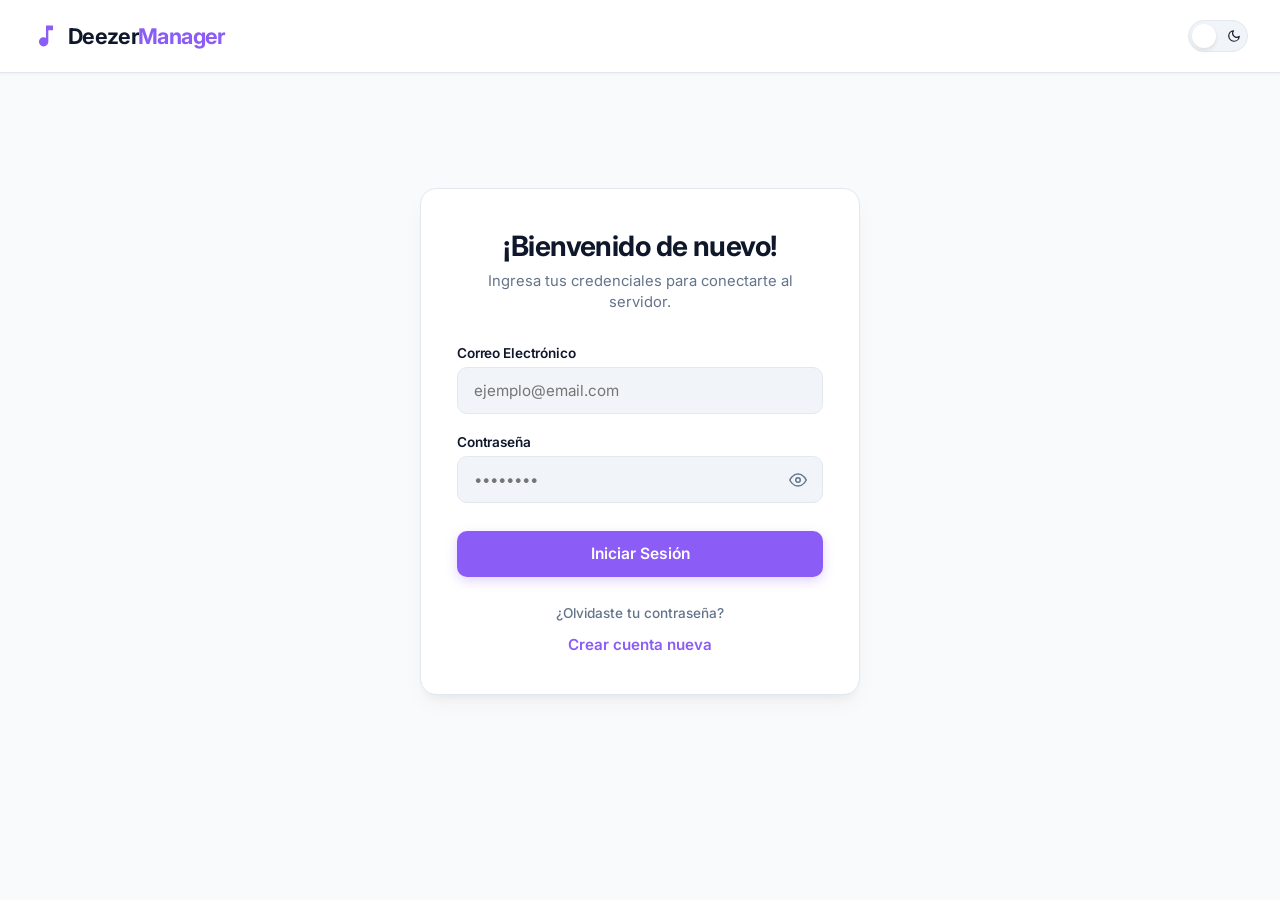
<file: index.html>
<!DOCTYPE html>
<html lang="es">
<head>
    <meta charset="UTF-8">
    <meta name="viewport" content="width=device-width, initial-scale=1.0">
    <title>Deezer Manager - Iniciar Sesión</title>
    <script>
        if (localStorage.getItem('theme') === 'dark') {
            document.documentElement.classList.add('dark');
        }
    </script>
    <link rel="preconnect" href="https://fonts.googleapis.com">
    <link rel="preconnect" href="https://fonts.gstatic.com" crossorigin>
    <link href="https://fonts.googleapis.com/css2?family=Inter:wght@400;500;600;700&display=swap" rel="stylesheet">
    <link rel="stylesheet" href="css/styles.css">
    <script src="js/auth.js" defer></script>
    <script src="js/theme.js" defer></script>
</head>
<body>

    <header class="header">
        <div class="header__logo-container">
            <svg class="logo-icon" xmlns="http://www.w3.org/2000/svg" viewBox="0 0 24 24" fill="currentColor">
                <path d="M12 3v10.55c-.59-.34-1.27-.55-2-.55-2.21 0-4 1.79-4 4s1.79 4 4 4 4-1.79 4-4V7h4V3h-6z"/>
            </svg>
            <h1 class="header__logo">Deezer<span>Manager</span></h1>
        </div>
        
        <div class="theme-toggle-wrapper">
            <label class="theme-switch" for="btnTheme">
                <input type="checkbox" id="btnTheme" />
                <div class="slider">
                    <span class="icon icon--sun">
                        <svg width="14" height="14" viewBox="0 0 24 24" fill="none" stroke="currentColor" stroke-width="2" stroke-linecap="round" stroke-linejoin="round">
                            <circle cx="12" cy="12" r="5"></circle>
                            <line x1="12" y1="1" x2="12" y2="3"></line>
                            <line x1="12" y1="21" x2="12" y2="23"></line>
                            <line x1="4.22" y1="4.22" x2="5.64" y2="5.64"></line>
                            <line x1="18.36" y1="18.36" x2="19.78" y2="19.78"></line>
                            <line x1="1" y1="12" x2="3" y2="12"></line>
                            <line x1="21" y1="12" x2="23" y2="12"></line>
                            <line x1="4.22" y1="19.78" x2="5.64" y2="18.36"></line>
                            <line x1="18.36" y1="5.64" x2="19.78" y2="4.22"></line>
                        </svg>
                    </span>
                    <span class="icon icon--moon">
                        <svg width="14" height="14" viewBox="0 0 24 24" fill="none" stroke="currentColor" stroke-width="2" stroke-linecap="round" stroke-linejoin="round">
                            <path d="M21 12.79A9 9 0 1 1 11.21 3 7 7 0 0 0 21 12.79z"></path>
                        </svg>
                    </span>
                </div>
            </label>
        </div>
    </header>

    <main class="login-container">
        <div class="form-card">
            <div class="form-card__header">
                <h2>¡Bienvenido de nuevo!</h2>
                <p>Ingresa tus credenciales para conectarte al servidor.</p>
            </div>
            
            <form id="loginForm" class="pm-form">
                <div class="pm-form__field">
                    <label for="email" class="pm-form__label">Correo Electrónico</label>
                    <input 
                        type="email" 
                        id="email" 
                        class="pm-form__input" 
                        placeholder="ejemplo@email.com" 
                        required
                    >
                </div>

                <div class="pm-form__field">
                    <label for="password" class="pm-form__label">Contraseña</label>
                    <div style="position: relative;">
                        <input 
                            type="password" 
                            id="password" 
                            class="pm-form__input" 
                            placeholder="••••••••" 
                            required
                        >
                        <button type="button" class="btn-eye" aria-label="Mostrar contraseña">
                            <svg width="18" height="18" viewBox="0 0 24 24" fill="none" stroke="currentColor" stroke-width="2" stroke-linecap="round" stroke-linejoin="round">
                                <path d="M1 12s4-8 11-8 11 8 11 8-4 8-11 8-11-8-11-8z"></path>
                                <circle cx="12" cy="12" r="3"></circle>
                            </svg>
                        </button>
                    </div>
                </div>

                <div class="pm-form__actions">
                    <button type="submit" id="submitBtn" class="btn btn--primary">
                        Iniciar Sesión
                    </button>
                </div>
            </form>

            <div style="margin-top: 1.75rem; display: flex; flex-direction: column; gap: 0.85rem; text-align: center;">
                <a href="recuperar-contraseña.html" style="color: var(--text-muted); text-decoration: none; font-size: 0.85rem; font-weight: 500;">
                    ¿Olvidaste tu contraseña?
                </a>
                <a href="registro.html" style="color: var(--primary); text-decoration: none; font-size: 0.95rem; font-weight: 600;">
                    Crear cuenta nueva
                </a>
            </div>

        </div>
    </main>

    <script>
        if ('serviceWorker' in navigator) {
            navigator.serviceWorker.register('sw.js').catch(() => {});
        }
    </script>
</body>
</html>
</file>
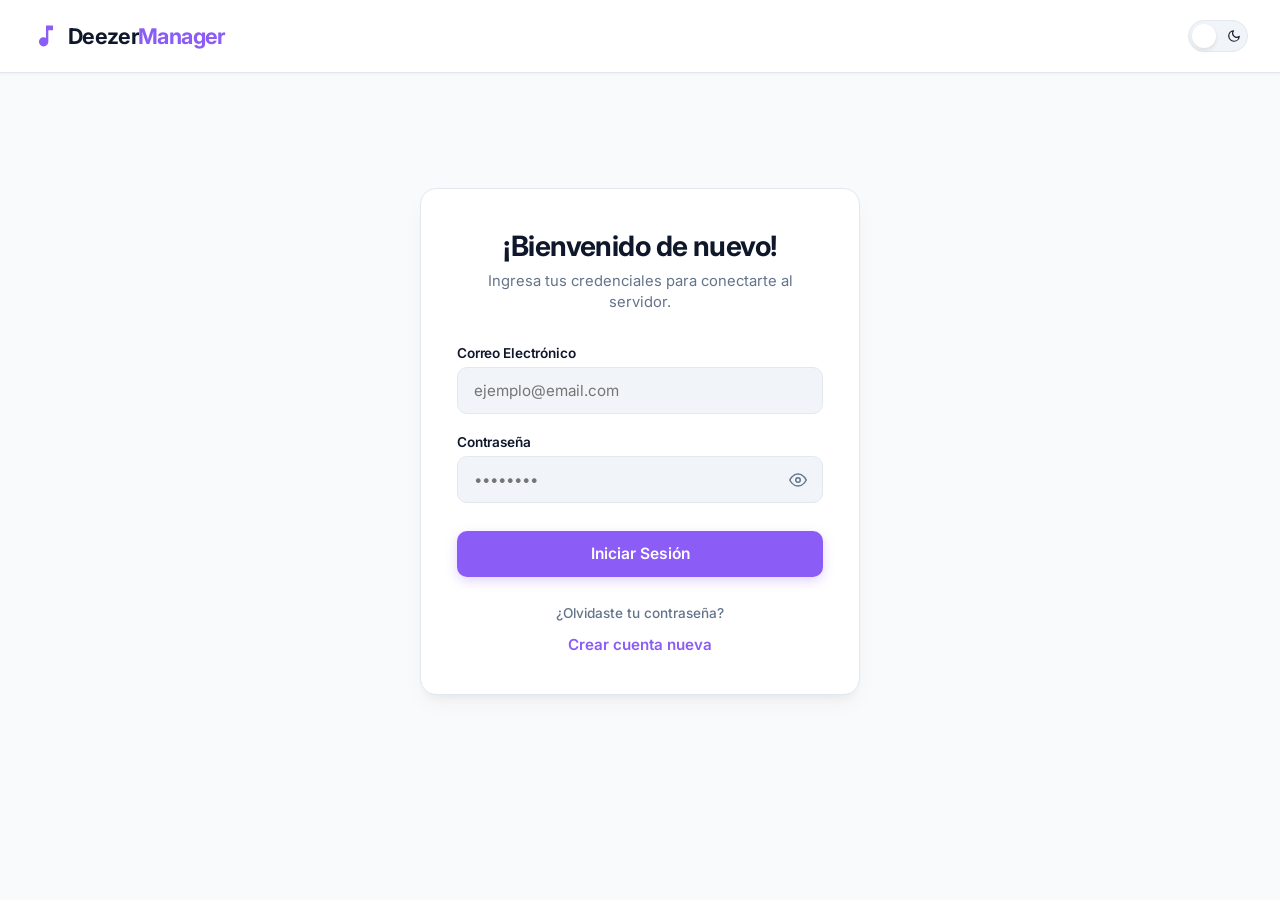
<file: artista.html>
<!DOCTYPE html>
<html lang="es">
<head>
    <meta charset="UTF-8">
    <meta name="viewport" content="width=device-width, initial-scale=1.0">
    <title>Deezer Manager - Detalle del Artista</title>
    <script>
        // Prevenir destello en blanco si el usuario prefiere tema oscuro
        if (localStorage.getItem('theme') === 'dark') {
            document.documentElement.classList.add('dark');
        }
        // Control de protección de sesión
        if (!localStorage.getItem('session_active')) {
            window.location.href = 'index.html';
        }
    </script>
    <link rel="preconnect" href="https://fonts.googleapis.com">
    <link rel="preconnect" href="https://fonts.gstatic.com" crossorigin>
    <link href="https://fonts.googleapis.com/css2?family=Inter:wght@400;500;600;700&display=swap" rel="stylesheet">
    <link rel="stylesheet" href="css/styles.css">
</head>
<body>

    <!-- Encabezado de Navegación Unificado (Mismo diseño premium que el buscador) -->
    <header class="header">
        <div class="header__logo-container">
            <svg class="logo-icon" xmlns="http://www.w3.org/2000/svg" viewBox="0 0 24 24" fill="currentColor">
                <path d="M12 3v10.55c-.59-.34-1.27-.55-2-.55-2.21 0-4 1.79-4 4s1.79 4 4 4 4-1.79 4-4V7h4V3h-6z"/>
            </svg>
            <h1 class="header__logo">Deezer<span>Manager</span></h1>
        </div>
        
    <div class="header__controls">
        <!-- Un solo botón para cada sección -->
        <a href="coleccion.html" class="btn btn--primary btn--micro">
            <svg width="16" height="16" viewBox="0 0 24 24" fill="none" stroke="currentColor" stroke-width="2" stroke-linecap="round" stroke-linejoin="round" style="vertical-align: text-bottom; margin-right: 4px;">
                <path d="M22 19a2 2 0 0 1-2 2H4a2 2 0 0 1-2-2V5a2 2 0 0 1 2-2h5l2 3h9a2 2 0 0 1 2 2z"></path>
            </svg>
            Mis Álbumes
        </a>
        <a href="buscador.html" class="btn btn--secondary btn--micro">
            <svg width="16" height="16" viewBox="0 0 24 24" fill="none" stroke="currentColor" stroke-width="2" stroke-linecap="round" stroke-linejoin="round" style="vertical-align: text-bottom; margin-right: 4px;">
                <line x1="19" y1="12" x2="5" y2="12"></line>
                <polyline points="12 19 5 12 12 5"></polyline>
            </svg>
            Volver al buscador
        </a>

        <!-- Switch de Tema -->
        <label class="theme-switch" for="btnTheme">
            <input type="checkbox" id="btnTheme" />
            <div class="slider">
                <span class="icon icon--sun">
                    <svg width="14" height="14" viewBox="0 0 24 24" fill="none" stroke="currentColor" stroke-width="2" stroke-linecap="round" stroke-linejoin="round"><circle cx="12" cy="12" r="5"></circle><line x1="12" y1="1" x2="12" y2="3"></line><line x1="12" y1="21" x2="12" y2="23"></line><line x1="4.22" y1="4.22" x2="5.64" y2="5.64"></line><line x1="18.36" y1="18.36" x2="19.78" y2="19.78"></line><line x1="1" y1="12" x2="3" y2="12"></line><line x1="21" y1="12" x2="23" y2="12"></line><line x1="4.22" y1="19.78" x2="5.64" y2="18.36"></line><line x1="18.36" y1="5.64" x2="19.78" y2="4.22"></line></svg>
                </span>
                <span class="icon icon--moon">
                    <svg width="14" height="14" viewBox="0 0 24 24" fill="none" stroke="currentColor" stroke-width="2" stroke-linecap="round" stroke-linejoin="round"><path d="M21 12.79A9 9 0 1 1 11.21 3 7 7 0 0 0 21 12.79z"></path></svg>
                </span>
            </div>
        </label>
    
    <button id="logoutBtn" class="btn btn--danger btn--micro">Cerrar sesión</button>
</div>
    </header>

    <!-- Contenedor Principal (Sincronizado con .main-content de tu CSS) -->
    <main class="main-content">
        
        <!-- Panel de detalle del artista -->
        <section id="artist-profile" class="artist-profile-section">
            <div class="state-message">
                <span class="btn-spinner" style="border-top-color: var(--primary); border-color: rgba(139, 92, 246, 0.3); width: 2rem; height: 2rem;"></span>
                <p>Cargando información del artista...</p>
            </div>
        </section>

        <!-- Presentación semántica de la discografía -->
        <section class="discography-section">
            <h2 style="margin-bottom: 1.5rem; font-weight: 700; letter-spacing: -0.02em;">Discografía Completa</h2>
            <div id="albums-container" class="albums-grid">
                <!-- Se generará dinámicamente mediante artista.js -->
            </div>
        </section>
    </main>

    <!-- Reproductor integrado e inmediato -->
    <footer class="player-footer">
        <div class="player-track-info">
            <p id="player-track-title" class="track-title">Ninguna canción seleccionada</p>
            <p id="player-artist-name" class="artist-name">-</p>
        </div>
        <div class="player-controls">
            <audio id="global-audio" controls autoplay></audio>
        </div>
    </footer>

    <!-- Scripts del proyecto en orden secuencial de ejecución -->
    <script src="js/auth.js"></script>
    <script src="js/theme.js"></script>
    <script src="js/api.js"></script>
    <script src="js/storage.js"></script>
    <script src="js/player.js"></script>
    <script src="js/artista.js"></script>
</body>
</html>
</file>
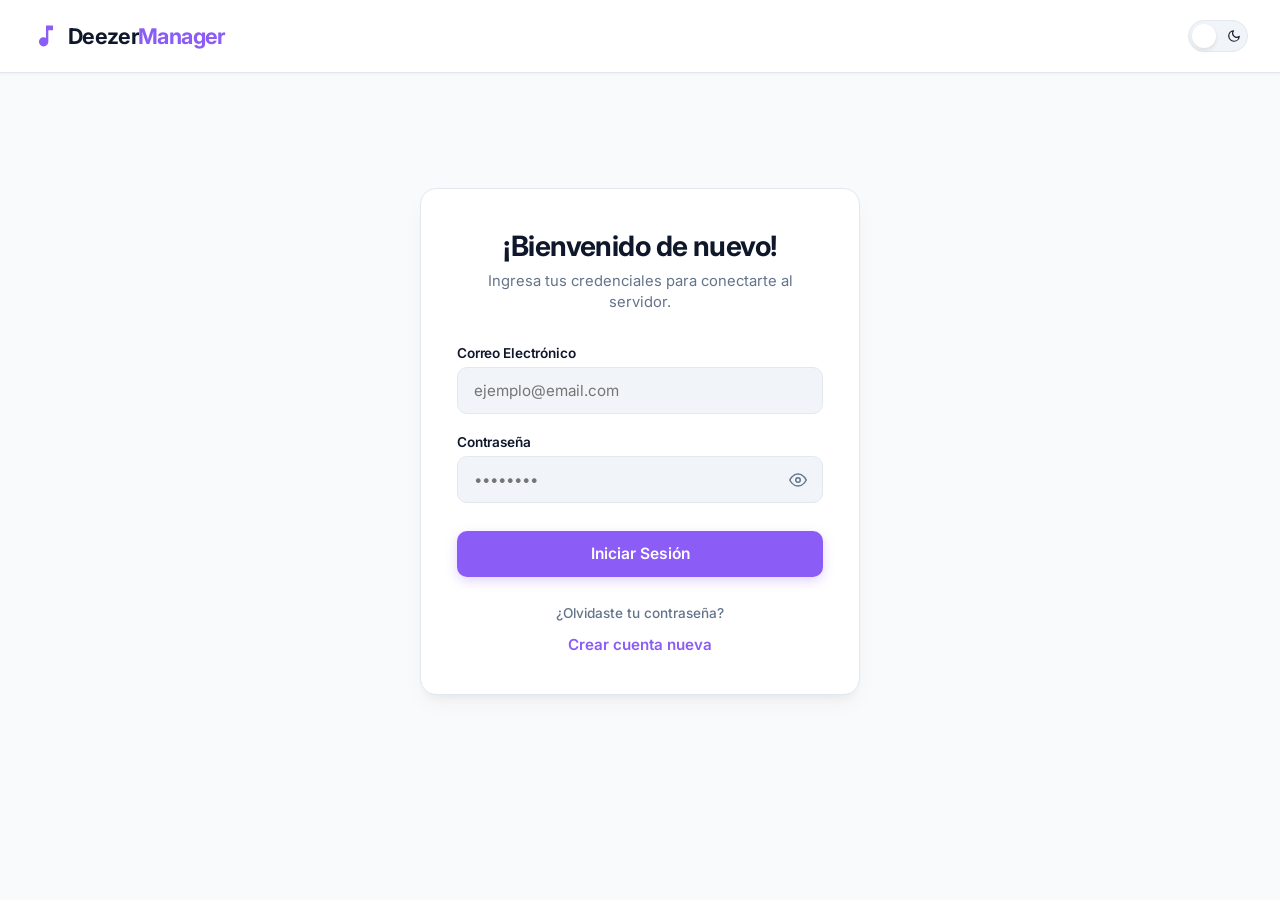
<file: buscador.html>
<!DOCTYPE html>
<html lang="es">
<head>
    <meta charset="UTF-8">
    <meta name="viewport" content="width=device-width, initial-scale=1.0">
    <title>Deezer Manager - Buscador</title>
    <script>
        if (localStorage.getItem('theme') === 'dark') {
            document.documentElement.classList.add('dark');
        }
        if (!localStorage.getItem('session_active')) {
            window.location.href = 'index.html';
        }
    </script>
    <link rel="preconnect" href="https://fonts.googleapis.com">
    <link rel="preconnect" href="https://fonts.gstatic.com" crossorigin>
    <link href="https://fonts.googleapis.com/css2?family=Inter:wght@400;500;600;700&display=swap" rel="stylesheet">
    <link rel="stylesheet" href="css/styles.css">
    
    <script src="js/auth.js" defer></script>
    <script src="js/api.js" defer></script>
    <script src="js/search.js" defer></script>
    <script src="js/theme.js" defer></script>
</head>
<body>

    <header class="header">
        <div class="header__logo-container">
            <svg class="logo-icon" xmlns="http://www.w3.org/2000/svg" viewBox="0 0 24 24" fill="currentColor">
                <path d="M12 3v10.55c-.59-.34-1.27-.55-2-.55-2.21 0-4 1.79-4 4s1.79 4 4 4 4-1.79 4-4V7h4V3h-6z"/>
            </svg>
            <h1 class="header__logo">Deezer<span>Manager</span></h1>
        </div>
        
        <div class="header__controls">
            <div class="search-bar">
                <input type="text" id="searchInput" class="pm-form__input search-input" placeholder="Buscar artistas...">
            </div>

            <a href="coleccion.html" class="btn btn--primary btn--micro">
                <svg width="16" height="16" viewBox="0 0 24 24" fill="none" stroke="currentColor" stroke-width="2" stroke-linecap="round" stroke-linejoin="round" style="vertical-align: text-bottom; margin-right: 4px;">
                    <path d="M22 19a2 2 0 0 1-2 2H4a2 2 0 0 1-2-2V5a2 2 0 0 1 2-2h5l2 3h9a2 2 0 0 1 2 2z"></path>
                </svg>
                Mis Álbumes
            </a>

            <label class="theme-switch" for="btnTheme">
                <input type="checkbox" id="btnTheme" />
                <div class="slider">
                    <span class="icon icon--sun">
                        <svg width="14" height="14" viewBox="0 0 24 24" fill="none" stroke="currentColor" stroke-width="2" stroke-linecap="round" stroke-linejoin="round">
                            <circle cx="12" cy="12" r="5"></circle>
                            <line x1="12" y1="1" x2="12" y2="3"></line>
                            <line x1="12" y1="21" x2="12" y2="23"></line>
                            <line x1="4.22" y1="4.22" x2="5.64" y2="5.64"></line>
                            <line x1="18.36" y1="18.36" x2="19.78" y2="19.78"></line>
                            <line x1="1" y1="12" x2="3" y2="12"></line>
                            <line x1="21" y1="12" x2="23" y2="12"></line>
                            <line x1="4.22" y1="19.78" x2="5.64" y2="18.36"></line>
                            <line x1="18.36" y1="5.64" x2="19.78" y2="4.22"></line>
                        </svg>
                    </span>
                    <span class="icon icon--moon">
                        <svg width="14" height="14" viewBox="0 0 24 24" fill="none" stroke="currentColor" stroke-width="2" stroke-linecap="round" stroke-linejoin="round">
                            <path d="M21 12.79A9 9 0 1 1 11.21 3 7 7 0 0 0 21 12.79z"></path>
                        </svg>
                    </span>
                </div>
            </label>
            
            <button id="logoutBtn" class="btn btn--danger btn--micro">Cerrar sesión</button>
        </div>
    </header>

    <main class="main-content">
        <div id="stateContainer">
            <div id="emptyState" class="state-message">
                <h2>¿Qué quieres escuchar hoy?</h2>
                <p>Usa la barra superior para buscar a tus artistas favoritos.</p>
            </div>
        </div>
        
        <section id="resultsContainer" class="results-grid"></section>
    </main>

    <script>
        if ('serviceWorker' in navigator) {
            navigator.serviceWorker.register('sw.js').catch(() => {});
        }
    </script>
</body>
</html>
</file>
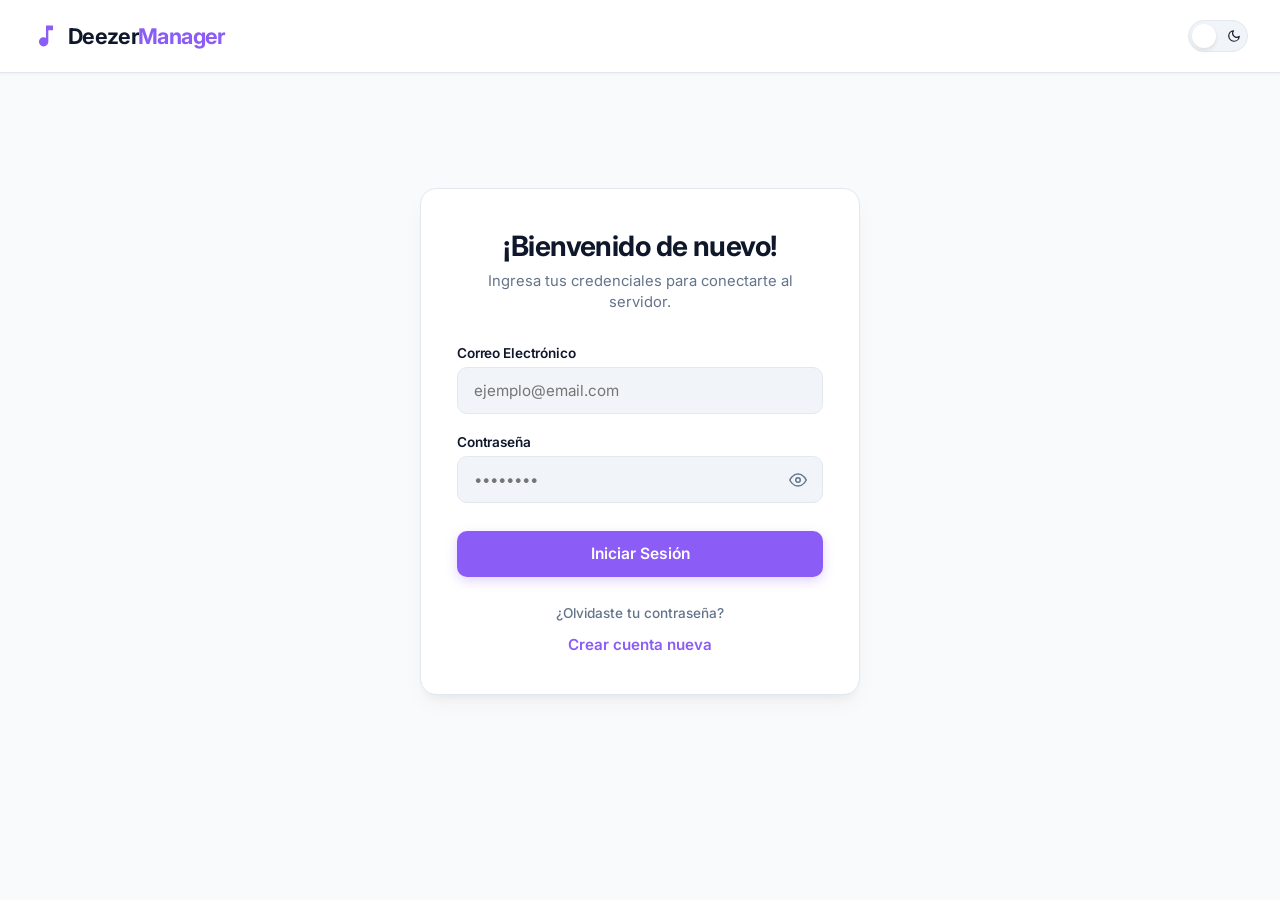
<file: coleccion.html>
<!DOCTYPE html>
<html lang="es">
<head>
    <meta charset="UTF-8">
    <meta name="viewport" content="width=device-width, initial-scale=1.0">
    <title>Deezer Manager - Mis Álbumes</title>
    <script>
        // Evita el parpadeo blanco si el modo oscuro está activo
        if (localStorage.getItem('theme') === 'dark') {
            document.documentElement.classList.add('dark');
        }
        // Protección de rutas y verificación de sesión
        if (!localStorage.getItem('session_active')) {
            window.location.href = 'index.html';
        }
    </script>
    <link rel="preconnect" href="https://fonts.googleapis.com">
    <link rel="preconnect" href="https://fonts.gstatic.com" crossorigin>
    <link href="https://fonts.googleapis.com/css2?family=Inter:wght@400;500;600;700&display=swap" rel="stylesheet">
    <link rel="stylesheet" href="css/styles.css">
</head>
<body>

    <!-- Encabezado de Navegación Unificado -->
    <header class="header">
        <div class="header__logo-container">
            <svg class="logo-icon" xmlns="http://www.w3.org/2000/svg" viewBox="0 0 24 24" fill="currentColor">
                <path d="M12 3v10.55c-.59-.34-1.27-.55-2-.55-2.21 0-4 1.79-4 4s1.79 4 4 4 4-1.79 4-4V7h4V3h-6z"/>
            </svg>
            <h1 class="header__logo">Deezer<span>Manager</span></h1>
        </div>
        
        <div class="header__controls">
            <!-- Botón para regresar al buscador principal -->
            <a href="buscador.html" class="btn btn--secondary btn--micro">
                <svg width="16" height="16" viewBox="0 0 24 24" fill="none" stroke="currentColor" stroke-width="2" stroke-linecap="round" stroke-linejoin="round" style="vertical-align: text-bottom; margin-right: 4px;">
                    <line x1="19" y1="12" x2="5" y2="12"></line>
                    <polyline points="12 19 5 12 12 5"></polyline>
                </svg>
                Volver al buscador
            </a>

            <!-- Switch Deslizable de Tema Claro/Oscuro -->
            <label class="theme-switch" for="btnTheme">
                <input type="checkbox" id="btnTheme" />
                <div class="slider">
                    <span class="icon icon--sun">
                        <svg width="14" height="14" viewBox="0 0 24 24" fill="none" stroke="currentColor" stroke-width="2" stroke-linecap="round" stroke-linejoin="round">
                            <circle cx="12" cy="12" r="5"></circle>
                            <line x1="12" y1="1" x2="12" y2="3"></line>
                            <line x1="12" y1="21" x2="12" y2="23"></line>
                            <line x1="4.22" y1="4.22" x2="5.64" y2="5.64"></line>
                            <line x1="18.36" y1="18.36" x2="19.78" y2="19.78"></line>
                            <line x1="1" y1="12" x2="3" y2="12"></line>
                            <line x1="21" y1="12" x2="23" y2="12"></line>
                            <line x1="4.22" y1="19.78" x2="5.64" y2="18.36"></line>
                            <line x1="18.36" y1="5.64" x2="19.78" y2="4.22"></line>
                        </svg>
                    </span>
                    <span class="icon icon--moon">
                        <svg width="14" height="14" viewBox="0 0 24 24" fill="none" stroke="currentColor" stroke-width="2" stroke-linecap="round" stroke-linejoin="round">
                            <path d="M21 12.79A9 9 0 1 1 11.21 3 7 7 0 0 0 21 12.79z"></path>
                        </svg>
                    </span>
                </div>
            </label>
            
            <button id="logoutBtn" class="btn btn--danger btn--micro">Cerrar sesión</button>
        </div>
    </header>

    <!-- Contenedor Principal de la Colección -->
    <main class="main-content">
        
        <!-- Bloque de Cabecera Interna y Filtros -->
        <section class="collection-header-panel">
            <div class="panel-title">
                <h2>
                    <svg width="24" height="24" viewBox="0 0 24 24" fill="none" stroke="currentColor" stroke-width="2" stroke-linecap="round" stroke-linejoin="round" style="vertical-align: text-bottom; margin-right: 8px;">
                        <path d="M22 19a2 2 0 0 1-2 2H4a2 2 0 0 1-2-2V5a2 2 0 0 1 2-2h5l2 3h9a2 2 0 0 1 2 2z"></path>
                    </svg>
                    Mi Colección Privada
                </h2>
                <p>Visualiza y segmenta tus álbumes guardados por nivel de preferencia.</p>
            </div>

            <!-- Interfaz del sistema de Filtrado Dinámico -->
            <div class="filter-bar">
                <div class="filter-control">
                    <label for="select-rating" class="filter-label">Segmentar por estrellas:</label>
                    <select id="select-rating" class="filter-select">
                        <option value="all">
                            <!-- Star icon (Ver todo) -->
                            &#9733; Ver todo el catálogo
                        </option>
                        <option value="5">&#9733;&#9733;&#9733;&#9733;&#9733;</option>
                        <option value="4">&#9733;&#9733;&#9733;&#9733;</option>
                        <option value="3">&#9733;&#9733;&#9733;</option>
                        <option value="2">&#9733;&#9733;</option>
                        <option value="1">&#9733;</option>
                        <option value="0">
                            <!-- X icon (Sin calificar) -->
                            &#10005; Sin calificar
                        </option>
                    </select>
                </div>
                <div class="collection-counter">
                    Álbumes en pantalla: <strong id="counter-value">0</strong>
                </div>
            </div>
        </section>

        <hr class="divider">

        <!-- Grid de visualización dinámica de Álbumes Guardados -->
        <section class="collection-display">
            <div id="collection-container" class="albums-grid">
                <!-- Se inyectará el HTML dinámico de tarjetas desde coleccion.js -->
                <div class="state-message">
                    <p>No has añadido álbumes a tu biblioteca aún.</p>
                </div>
            </div>
        </section>

    </main>

    <!-- Barra de Reproducción Global Integrada -->
    <footer class="player-footer">
        <div class="player-track-info">
            <p id="player-track-title" class="track-title">Ninguna canción seleccionada</p>
            <p id="player-artist-name" class="artist-name">-</p>
        </div>
        <div class="player-controls">
            <audio id="global-audio" controls autoplay></audio>
        </div>
    </footer>

    <!-- Cadena de carga de scripts ordenados por dependencia de memoria -->
    <script src="js/auth.js"></script>
    <script src="js/theme.js"></script>
    <script src="js/storage.js"></script> <!-- Administra el acceso a favoritos -->
    <script src="js/player.js"></script>  <!-- Habilita control multimedia si es necesario -->
    <script src="js/coleccion.js"></script> <!-- Código core de renderizado y filtros -->
</body>
</html>
</file>
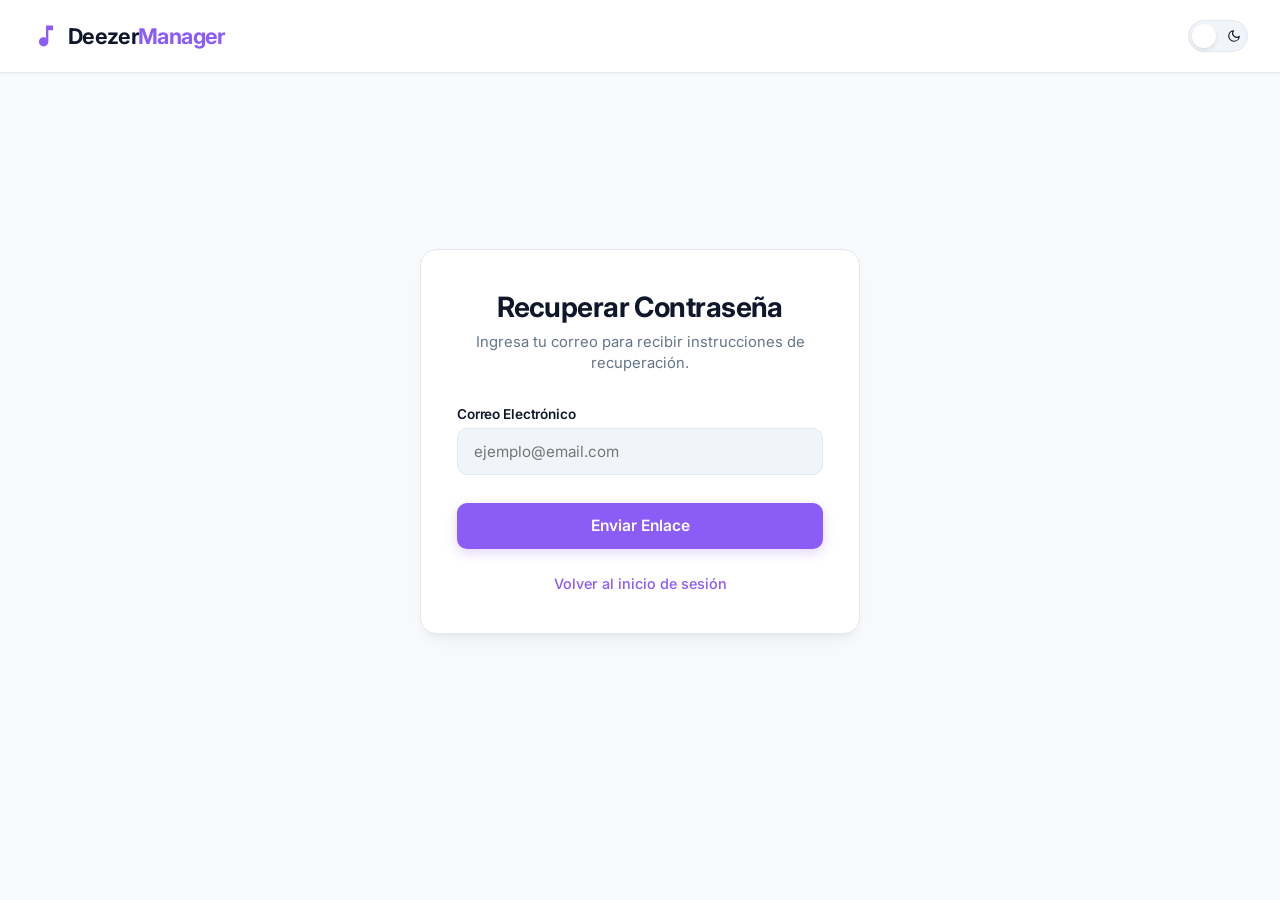
<file: recuperar-contraseña.html>
<!DOCTYPE html>
<html lang="es">
<head>
    <meta charset="UTF-8">
    <meta name="viewport" content="width=device-width, initial-scale=1.0">
    <title>Deezer Manager - Recuperar Contraseña</title>
    <script>
        if (localStorage.getItem('theme') === 'dark') {
            document.documentElement.classList.add('dark');
        }
    </script>
    <link rel="preconnect" href="https://fonts.googleapis.com">
    <link rel="preconnect" href="https://fonts.gstatic.com" crossorigin>
    <link href="https://fonts.googleapis.com/css2?family=Inter:wght@400;500;600;700&display=swap" rel="stylesheet">
    <link rel="stylesheet" href="css/styles.css">
    <script src="js/auth.js" defer></script>
    <script src="js/theme.js" defer></script>
</head>
<body>

    <header class="header">
        <div class="header__logo-container">
            <svg class="logo-icon" xmlns="http://www.w3.org/2000/svg" viewBox="0 0 24 24" fill="currentColor">
                <path d="M12 3v10.55c-.59-.34-1.27-.55-2-.55-2.21 0-4 1.79-4 4s1.79 4 4 4 4-1.79 4-4V7h4V3h-6z"/>
            </svg>
            <h1 class="header__logo">Deezer<span>Manager</span></h1>
        </div>
        
        <label class="theme-switch" for="btnTheme">
            <input type="checkbox" id="btnTheme" />
            <div class="slider">
                <span class="icon icon--sun">
                    <svg width="14" height="14" viewBox="0 0 24 24" fill="none" stroke="currentColor" stroke-width="2" stroke-linecap="round" stroke-linejoin="round">
                        <circle cx="12" cy="12" r="5"></circle>
                        <line x1="12" y1="1" x2="12" y2="3"></line>
                        <line x1="12" y1="21" x2="12" y2="23"></line>
                        <line x1="4.22" y1="4.22" x2="5.64" y2="5.64"></line>
                        <line x1="18.36" y1="18.36" x2="19.78" y2="19.78"></line>
                        <line x1="1" y1="12" x2="3" y2="12"></line>
                        <line x1="21" y1="12" x2="23" y2="12"></line>
                        <line x1="4.22" y1="19.78" x2="5.64" y2="18.36"></line>
                        <line x1="18.36" y1="5.64" x2="19.78" y2="4.22"></line>
                    </svg>
                </span>
                <span class="icon icon--moon">
                    <svg width="14" height="14" viewBox="0 0 24 24" fill="none" stroke="currentColor" stroke-width="2" stroke-linecap="round" stroke-linejoin="round">
                        <path d="M21 12.79A9 9 0 1 1 11.21 3 7 7 0 0 0 21 12.79z"></path>
                    </svg>
                </span>
            </div>
        </label>
    </header>

    <main class="login-container">
        <div class="form-card">
            <div class="form-card__header">
                <h2>Recuperar Contraseña</h2>
                <p>Ingresa tu correo para recibir instrucciones de recuperación.</p>
            </div>
            
            <form id="recoverForm" class="pm-form">
                <div class="pm-form__field">
                    <label for="recoverEmail" class="pm-form__label">Correo Electrónico</label>
                    <input type="email" id="recoverEmail" class="pm-form__input" placeholder="ejemplo@email.com" required>
                </div>

                <div class="pm-form__actions">
                    <button type="submit" id="submitRecBtn" class="btn btn--primary">
                        Enviar Enlace
                    </button>
                </div>
            </form>
            
            <div style="margin-top: 1.5rem; text-align: center;">
                <a href="index.html" style="color: var(--primary); text-decoration: none; font-size: 0.9rem; font-weight: 500;">Volver al inicio de sesión</a>
            </div>
        </div>
    </main>

</body>
</html>
</file>
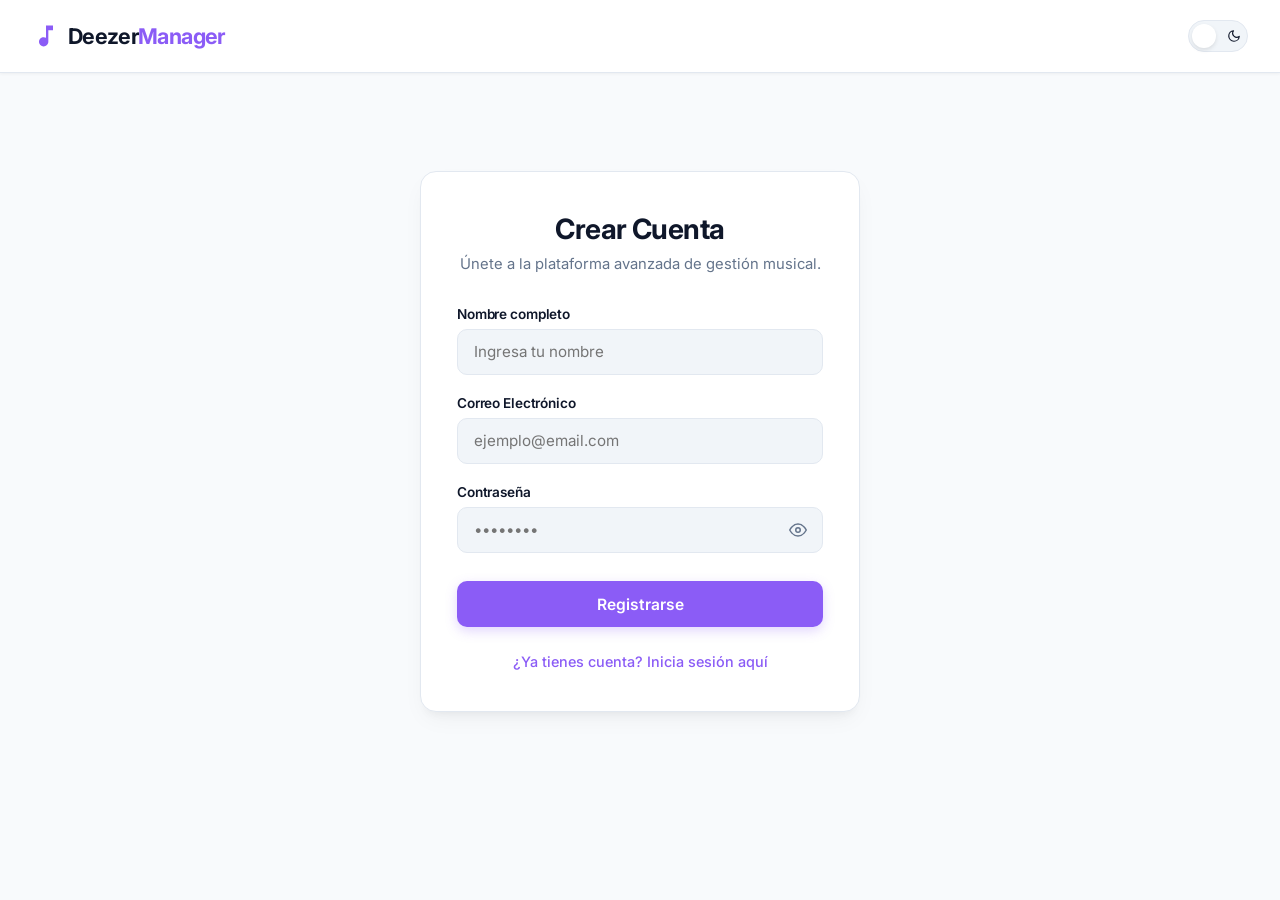
<file: registro.html>
<!DOCTYPE html>
<html lang="es">
<head>
    <meta charset="UTF-8">
    <meta name="viewport" content="width=device-width, initial-scale=1.0">
    <title>Deezer Manager - Registro</title>
    <script>
        if (localStorage.getItem('theme') === 'dark') {
            document.documentElement.classList.add('dark');
        }
    </script>
    <link rel="preconnect" href="https://fonts.googleapis.com">
    <link rel="preconnect" href="https://fonts.gstatic.com" crossorigin>
    <link href="https://fonts.googleapis.com/css2?family=Inter:wght@400;500;600;700&display=swap" rel="stylesheet">
    <link rel="stylesheet" href="css/styles.css">
    <script src="js/auth.js" defer></script>
    <script src="js/theme.js" defer></script>
</head>
<body>

    <header class="header">
        <div class="header__logo-container">
            <svg class="logo-icon" xmlns="http://www.w3.org/2000/svg" viewBox="0 0 24 24" fill="currentColor">
                <path d="M12 3v10.55c-.59-.34-1.27-.55-2-.55-2.21 0-4 1.79-4 4s1.79 4 4 4 4-1.79 4-4V7h4V3h-6z"/>
            </svg>
            <h1 class="header__logo">Deezer<span>Manager</span></h1>
        </div>
        
        <div class="theme-toggle-wrapper">
            <label class="theme-switch" for="btnTheme">
                <input type="checkbox" id="btnTheme" />
                <div class="slider">
                    <span class="icon icon--sun">
                        <svg width="14" height="14" viewBox="0 0 24 24" fill="none" stroke="currentColor" stroke-width="2" stroke-linecap="round" stroke-linejoin="round">
                            <circle cx="12" cy="12" r="5"></circle>
                            <line x1="12" y1="1" x2="12" y2="3"></line>
                            <line x1="12" y1="21" x2="12" y2="23"></line>
                            <line x1="4.22" y1="4.22" x2="5.64" y2="5.64"></line>
                            <line x1="18.36" y1="18.36" x2="19.78" y2="19.78"></line>
                            <line x1="1" y1="12" x2="3" y2="12"></line>
                            <line x1="21" y1="12" x2="23" y2="12"></line>
                            <line x1="4.22" y1="19.78" x2="5.64" y2="18.36"></line>
                            <line x1="18.36" y1="5.64" x2="19.78" y2="4.22"></line>
                        </svg>
                    </span>
                    <span class="icon icon--moon">
                        <svg width="14" height="14" viewBox="0 0 24 24" fill="none" stroke="currentColor" stroke-width="2" stroke-linecap="round" stroke-linejoin="round">
                            <path d="M21 12.79A9 9 0 1 1 11.21 3 7 7 0 0 0 21 12.79z"></path>
                        </svg>
                    </span>
                </div>
            </label>
        </div>
    </header>

    <main class="login-container">
        <div class="form-card">
            <div class="form-card__header">
                <h2>Crear Cuenta</h2>
                <p>Únete a la plataforma avanzada de gestión musical.</p>
            </div>
            
            <form id="registerForm" class="pm-form">
                <div class="pm-form__field">
                    <label for="regName" class="pm-form__label">Nombre completo</label>
                    <input type="text" id="regName" class="pm-form__input" placeholder="Ingresa tu nombre" required>
                </div>

                <div class="pm-form__field">
                    <label for="regEmail" class="pm-form__label">Correo Electrónico</label>
                    <input type="email" id="regEmail" class="pm-form__input" placeholder="ejemplo@email.com" required>
                </div>

                <div class="pm-form__field">
                    <label for="regPassword" class="pm-form__label">Contraseña</label>
                    <div style="position: relative;">
                        <input type="password" id="regPassword" class="pm-form__input" placeholder="••••••••" required>
                        <button type="button" class="btn-eye" aria-label="Mostrar contraseña">
                            <svg width="18" height="18" viewBox="0 0 24 24" fill="none" stroke="currentColor" stroke-width="2" stroke-linecap="round" stroke-linejoin="round">
                                <path d="M1 12s4-8 11-8 11 8 11 8-4 8-11 8-11-8-11-8z"></path>
                                <circle cx="12" cy="12" r="3"></circle>
                            </svg>
                        </button>
                    </div>
                </div>

                <div class="pm-form__actions">
                    <button type="submit" id="submitRegBtn" class="btn btn--primary">
                        Registrarse
                    </button>
                </div>
            </form>
            
            <div style="margin-top: 1.5rem; text-align: center;">
                <a href="index.html" style="color: var(--primary); text-decoration: none; font-size: 0.9rem; font-weight: 500;">¿Ya tienes cuenta? Inicia sesión aquí</a>
            </div>
        </div>
    </main>

</body>
</html>
</file>
<file: css/styles.css>
/* ============================================================
   VARIABLES DE DISEÑO Y PALETA DE COLORES
   ============================================================ */
:root {
    --bg-global: #f8fafc;
    --bg-card: #ffffff;
    --text-main: #0f172a;
    --text-muted: #64748b;
    --primary: #8b5cf6;
    --primary-hover: #7c3aed;
    --border-color: #e2e8f0;
    --input-bg: #f1f5f9;
    --shadow: 0 10px 25px -5px rgba(0, 0, 0, 0.05), 0 8px 10px -6px rgba(0, 0, 0, 0.05);
    --radius-card: 16px;
    --radius-input: 10px;
    --transition: all 0.3s cubic-bezier(0.4, 0, 0.2, 1);
}

html.dark {
    --bg-global: #0f172a;
    --bg-card: #1e293b;
    --text-main: #f8fafc;
    --text-muted: #94a3b8;
    --primary: #a78bfa;
    --primary-hover: #c4b5fd;
    --border-color: #334155;
    --input-bg: #0f172a;
    --shadow: 0 20px 25px -5px rgba(0, 0, 0, 0.3), 0 10px 10px -5px rgba(0, 0, 0, 0.3);
}

/* ============================================================
   RESET Y ESTILOS BASE
   ============================================================ */
* {
    box-sizing: border-box;
    margin: 0;
    padding: 0;
}

body {
    font-family: 'Inter', sans-serif;
    background-color: var(--bg-global);
    color: var(--text-main);
    min-height: 100vh;
    display: flex;
    flex-direction: column;
    transition: var(--transition);
    overflow-x: hidden;
}

/* ============================================================
   HEADER & SWITCH DE TEMA
   ============================================================ */
.header {
    width: 100%;
    padding: 1.25rem 2rem;
    display: flex;
    justify-content: space-between;
    align-items: center;
    background-color: var(--bg-card);
    border-bottom: 1px solid var(--border-color);
    box-shadow: 0 1px 3px rgba(0,0,0,0.05);
    transition: var(--transition);
}

.header__logo-container {
    display: flex;
    align-items: center;
    gap: 0.5rem;
}

.logo-icon {
    width: 1.75rem;
    height: 1.75rem;
    color: var(--primary);
}

.header__logo {
    font-size: 1.35rem;
    font-weight: 700;
    letter-spacing: -0.03em;
}

.header__logo span {
    color: var(--primary);
}

.header__controls {
    display: flex;
    align-items: center;
    gap: 1.25rem;
}

/* Switch Deslizable Premium */
.theme-toggle-wrapper { display: flex; align-items: center; }
.theme-switch { inline-size: 60px; block-size: 32px; position: relative; display: inline-block; }
.theme-switch input { opacity: 0; width: 0; height: 0; }

.slider {
    position: absolute;
    cursor: pointer;
    top: 0; left: 0; right: 0; bottom: 0;
    background-color: var(--input-bg);
    border: 1px solid var(--border-color);
    border-radius: 30px;
    transition: var(--transition);
    display: flex;
    align-items: center;
    justify-content: space-between;
    padding: 0 6px;
}

.slider:before {
    position: absolute;
    content: "";
    height: 24px; width: 24px;
    left: 3px; bottom: 3px;
    background-color: var(--bg-card);
    border-radius: 50%;
    box-shadow: 0 2px 4px rgba(0,0,0,0.1);
    transition: var(--transition);
    z-index: 2;
}

.theme-switch input:checked + .slider { background-color: var(--primary); }
.theme-switch input:checked + .slider:before { transform: translateX(28px); }

.icon {
    display: flex;
    align-items: center;
    justify-content: center;
    font-size: 0.9rem;
    z-index: 1;
    user-select: none;
}

html.dark .icon--moon svg { color: #f8fafc; }

/* ============================================================
   CONTENEDOR DE LOGIN, FORMULARIOS E INPUTS
   ============================================================ */
.login-container {
    flex: 1;
    display: flex;
    justify-content: center;
    align-items: center;
    padding: 2rem 1rem;
}

.form-card {
    background-color: var(--bg-card);
    border: 1px solid var(--border-color);
    border-radius: var(--radius-card);
    padding: 2.5rem 2.25rem;
    max-width: 440px;
    width: 100%;
    box-shadow: var(--shadow);
    transition: var(--transition);
}

.form-card__header { text-align: center; margin-bottom: 2rem; }
.form-card__header h2 { font-size: 1.75rem; font-weight: 700; letter-spacing: -0.02em; margin-bottom: 0.5rem; }
.form-card__header p { color: var(--text-muted); font-size: 0.925rem; line-height: 1.4; }

.pm-form { display: flex; flex-direction: column; gap: 1.25rem; }
.pm-form__field { display: flex; flex-direction: column; gap: 0.4rem; }
.pm-form__label { font-size: 0.85rem; font-weight: 600; color: var(--text-main); letter-spacing: -0.01em; }
.pm-form__actions { margin-top: 0.5rem; }

/* Estilos compartidos para Inputs y Buscador */
.pm-form__input, 
.search-input {
    width: 100%;
    font-family: inherit;
    color: var(--text-main);
    background-color: var(--input-bg);
    border: 1px solid var(--border-color);
    outline: none;
    transition: var(--transition);
}

.pm-form__input {
    padding: 0.8rem 1rem;
    font-size: 0.95rem;
    border-radius: var(--radius-input);
}

div[style*="position: relative"] > .pm-form__input {
    padding-right: 2.75rem;
}

.btn-eye {
    position: absolute;
    right: 0.75rem;
    top: 50%;
    transform: translateY(-50%);
    background: none;
    border: none;
    padding: 0.25rem;
    cursor: pointer;
    color: var(--text-muted);
    display: flex;
    align-items: center;
    justify-content: center;
    transition: var(--transition);
}

.btn-eye:hover { color: var(--primary); }

.search-bar { position: relative; }
.search-input {
    width: 280px;
    padding: 0.65rem 1.25rem;
    border-radius: 20px;
    font-size: 0.9rem;
}

/* Efecto Focus unificado */
.pm-form__input:focus, 
.search-input:focus {
    border-color: var(--primary);
    box-shadow: 0 0 0 3px rgba(139, 92, 246, 0.15);
}
.pm-form__input:focus { background-color: var(--bg-card); box-shadow: 0 0 0 4px rgba(139, 92, 246, 0.15); }
.search-input:focus { width: 320px; }

/* ============================================================
   SISTEMA DE BOTONES
   ============================================================ */
.btn {
    width: 100%;
    padding: 0.85rem;
    font-family: inherit;
    font-size: 0.975rem;
    font-weight: 600;
    border: none;
    border-radius: var(--radius-input);
    cursor: pointer;
    display: flex;
    justify-content: center;
    align-items: center;
    gap: 0.5rem;
    transition: var(--transition);
}

.btn:disabled { opacity: 0.6; cursor: not-allowed; transform: none; box-shadow: none; }

.btn--primary { background-color: var(--primary); color: #ffffff; box-shadow: 0 4px 12px rgba(139, 92, 246, 0.25); }
.btn--primary:not(:disabled):hover { background-color: var(--primary-hover); transform: translateY(-1px); box-shadow: 0 6px 20px rgba(139, 92, 246, 0.35); }
.btn--primary:not(:disabled):active { transform: translateY(0); }

.btn--secondary { background-color: transparent; color: var(--text-main); border: 1px solid var(--border-color); box-shadow: none; }
.btn--secondary:hover { background-color: var(--input-bg); border-color: var(--text-muted); }

.btn--danger { background-color: transparent; color: #ef4444; border: 1px solid #ef4444; }
.btn--danger:hover { background-color: #ef4444; color: #ffffff; }

/* Modificadores de tamaño */
.btn--small { padding: 0.5rem 1rem; font-size: 0.85rem; width: auto; border-radius: 8px; }
.btn--micro { padding: 0.35rem 0.85rem; font-size: 0.78rem; font-weight: 500; width: auto; border-radius: 6px; letter-spacing: 0.01em; }
.btn-spinner {
    display: inline-block;
    width: 1.5rem;
    height: 1.5rem;
    /* Anillo base en blanco semitransparente para contrastar con el botón */
    border: 3px solid rgba(255, 255, 255, 0.3);
    /* Parte que gira en blanco sólido y brillante */
    border-top-color: #ffffff;
    border-radius: 50%;
    animation: spin 0.8s linear infinite;
}

@keyframes spin {
    to { transform: rotate(360deg); }
}
/* ============================================================
   CONTENIDO PRINCIPAL Y GRID DE RESULTADOS
   ============================================================ */
.main-content {
    padding: 3rem 2rem;
    max-width: 1200px;
    margin: 0 auto;
    width: 100%;
}

.results-grid {
    display: grid;
    grid-template-columns: repeat(auto-fill, minmax(250px, 1fr));
    gap: 2rem;
    padding: 2rem 0;
    margin-top: 1rem;
    width: 100%;
}

.artist-card {
    display: flex;
    flex-direction: column;
    align-items: center;
    background-color: var(--bg-card);
    padding: 1.5rem;
    border-radius: var(--radius-card);
    border: 1px solid var(--border-color);
    box-shadow: var(--shadow);
    transition: var(--transition);
}

.artist-card:hover { transform: translateY(-5px); }
.artist-card__img { width: 180px; height: 180px; object-fit: cover; border-radius: 50%; margin-bottom: 1rem; border: 3px solid var(--border-color); }
.artist-card__info { text-align: center; width: 100%; }

/* ============================================================
   MENSAJES DE ESTADO Y SPINNING LOADER
   ============================================================ */
#stateContainer {
    display: flex;
    justify-content: center;
    align-items: center;
    min-height: 60vh;
    width: 100%;
}
#stateContainer:empty { display: none; }

/* ==========================================================================
   VISTA DE COLECCIÓN MINIMALISTA Y ADAPTATIVA (CLARO/OSCURO)
   ========================================================================== */

/* Panel de Cabecera */
.collection-header-panel {
    display: flex;
    flex-direction: column;
    gap: 1.5rem;
    padding: 2.5rem 0 1rem 0;
}

@media (min-width: 768px) {
    .collection-header-panel {
        flex-direction: row;
        justify-content: space-between;
        align-items: flex-end;
    }
}

/* --- MODO CLARO (Por defecto) --- */

.panel-title h2 {
    font-size: 1.85rem;
    font-weight: 700;
    letter-spacing: -0.03em;
    margin-bottom: 0.4rem;
    color: #111827; /* Gris muy oscuro casi negro */
}

.panel-title p {
    color: #4b5563; /* Gris intermedio legible */
    font-size: 0.95rem;
}

/* Barra de Filtros Contenedora */
.filter-bar {
    display: flex;
    align-items: center;
    gap: 1.5rem;
    background: #f3f4f6; /* Fondo gris claro en modo claro */
    padding: 0.6rem 1.25rem;
    border-radius: 12px;
    border: 1px solid #e5e7eb;
}

.filter-control {
    display: flex;
    align-items: center;
    gap: 0.8rem;
}

.filter-label {
    font-size: 0.8rem;
    font-weight: 600;
    text-transform: uppercase;
    letter-spacing: 0.05em;
    color: #6b7280;
}

/* Selector Premium Adaptable */
.filter-select {
    padding: 0.55rem 2.5rem 0.55rem 1.2rem; 
    border-radius: 8px;
    border: 1px solid #d1d5db;
    background-color: #ffffff; /* Fondo blanco en modo claro */
    color: #111827; /* Letras oscuras */
    font-family: inherit;
    font-size: 0.88rem;
    cursor: pointer;
    outline: none;
    transition: all 0.2s ease;

    appearance: none;
    -webkit-appearance: none;
    -moz-appearance: none;

    /* Flecha dinámica: Usa una flecha oscura en modo claro */
    background-image: url("data:image/svg+xml;utf8,<svg xmlns='http://www.w3.org/2000/svg' width='24' height='24' viewBox='0 0 24 24' fill='none' stroke='%23374151' stroke-width='2.5' stroke-linecap='round' stroke-linejoin='round'><polyline points='6 9 12 15 18 9'></polyline></svg>");
    background-repeat: no-repeat;
    background-position: right 16px center; 
    background-size: 0.95rem; 
}

.filter-select:focus {
    border-color: #8b5cf6;
    box-shadow: 0 0 0 3px rgba(139, 92, 246, 0.15);
}

/* Contador de álbumes */
.collection-counter {
    font-size: 0.88rem;
    color: #4b5563;
    border-left: 1px solid #d1d5db;
    padding-left: 1.5rem;
}

.collection-counter strong {
    color: #111827;
    font-weight: 600;
}

/* Línea divisoria elegante */
.divider {
    border: 0;
    height: 1px;
    background: linear-gradient(to right, rgba(0, 0, 0, 0.1), transparent);
    margin: 1rem 0 3rem 0;
}

/* Estado vacío centrado */
.state-message {
    text-align: center;
    padding: 6rem 2rem;
    color: #6b7280;
    font-size: 1.05rem;
    letter-spacing: -0.01em;
    line-height: 1.6;
}


/* --- MODO OSCURO (Sobreescritura cuando aplica .dark) --- */

html.dark .panel-title h2 {
    color: #ffffff;
}

html.dark .panel-title p {
    color: rgba(255, 255, 255, 0.55);
}

html.dark .filter-bar {
    background: rgba(255, 255, 255, 0.03);
    border-color: rgba(255, 255, 255, 0.08);
}

html.dark .filter-label {
    color: rgba(255, 255, 255, 0.4);
}

html.dark .filter-select {
    border-color: rgba(255, 255, 255, 0.15);
    background-color: #111827; 
    color: #ffffff;
    /* Flecha blanca para el modo oscuro */
    background-image: url("data:image/svg+xml;utf8,<svg xmlns='http://www.w3.org/2000/svg' width='24' height='24' viewBox='0 0 24 24' fill='none' stroke='white' stroke-width='2.5' stroke-linecap='round' stroke-linejoin='round'><polyline points='6 9 12 15 18 9'></polyline></svg>");
}

html.dark .collection-counter {
    color: rgba(255, 255, 255, 0.5);
    border-left-color: rgba(255, 255, 255, 0.12);
}

html.dark .collection-counter strong {
    color: #ffffff;
}

html.dark .divider {
    background: linear-gradient(to right, rgba(255, 255, 255, 0.1), transparent);
}

html.dark .state-message {
    color: rgba(255, 255, 255, 0.35);
}
.state-message h2 { color: var(--text-main); font-size: 1.5rem; font-weight: 700; letter-spacing: -0.02em; }
.state-message p { font-size: 0.95rem; line-height: 1.5; }



/* Spinner para textos de carga (Como el de las canciones) */
.spinner-small {
    display: flex;
    align-items: center;
    gap: 10px;
    color: var(--text-muted);
    font-size: 0.9rem;
    font-weight: 500;
    padding: 0.5rem 10px;
}

/* El círculo que gira se genera de forma aislada aquí */
.spinner-small::before {
    content: "";
    display: inline-block;
    width: 1.2rem;
    height: 1.2rem;
    border: 2px solid rgba(139, 92, 246, 0.2);
    border-top-color: var(--primary);
    border-radius: 50%;
    animation: spin 0.8s linear infinite;
    flex-shrink: 0; /* Evita que el círculo se deforme */
}

/* Animación de rotación pura */
@keyframes spin {
    to { transform: rotate(360deg); }
}

/* Clase auxiliar para ocultar elementos */
.hidden {
    display: none !important;
}

/* ============================================================
   ESTILOS ADICIONALES PARA DETALLES DEL ARTISTA (artista.html)
   ============================================================ */
.artist-profile-section {
    margin-bottom: 3rem;
}

.artist-card-horizontal {
    display: flex;
    align-items: center;
    gap: 2rem;
    background-color: var(--bg-card);
    border: 1px solid var(--border-color);
    border-radius: var(--radius-card);
    padding: 2rem;
    box-shadow: var(--shadow);
    transition: var(--transition);
}

.artist-img {
    width: 150px;
    height: 150px;
    object-fit: cover;
    border-radius: 50%;
    border: 3px solid var(--border-color);
}

.artist-info-text h2 {
    font-size: 2rem;
    font-weight: 700;
    margin-bottom: 0.5rem;
    letter-spacing: -0.02em;
}

.artist-info-text p {
    color: var(--text-muted);
    font-size: 0.95rem;
    margin-bottom: 0.25rem;
}

/* Grilla de Álbumes */
.albums-grid {
    display: grid;
    grid-template-columns: repeat(auto-fill, minmax(320px, 1fr));
    gap: 2rem;
    margin-top: 1rem;
}

.album-card {
    background-color: var(--bg-card);
    border: 1px solid var(--border-color);
    border-radius: var(--radius-card);
    box-shadow: var(--shadow);
    overflow: hidden;
    transition: var(--transition);
    display: flex;
    flex-direction: column;
    height: fit-content;
}

.album-header-click {
    display: flex;
    align-items: center;
    gap: 1rem;
    padding: 1.25rem;
    cursor: pointer;
    user-select: none;
    transition: var(--transition);
}

.album-header-click:hover {
    background-color: var(--input-bg);
}

.album-cover {
    width: 80px;
    height: 80px;
    object-fit: cover;
    border-radius: 8px;
    border: 1px solid var(--border-color);
}

.album-details {
    display: flex;
    flex-direction: column;
    gap: 0.25rem;
    flex: 1;
}

.album-details h3 {
    font-size: 1.05rem;
    font-weight: 600;
    line-height: 1.3;
}

.release-date {
    font-size: 0.85rem;
    color: var(--text-muted);
}

.badge-toggle {
    font-size: 0.85rem;
    font-weight: 600;
    color: var(--primary);
    display: inline-block;
    margin-top: 0.25rem;
}

/* Contenedor colapsable de Canciones */
.tracks-list-container {
    border-top: 1px solid var(--border-color);
    background-color: var(--input-bg);
    padding: 1rem;
    transition: var(--transition);
}

.tracks-list {
    list-style: none;
    display: flex;
    flex-direction: column;
    gap: 0.5rem;
}

/* ==========================================================================
   DISEÑO DE FILAS DE CANCIONES UNIFICADO (ADAPTATIVO CLARO/OSCURO)
   ========================================================================== */

/* --- ESTILOS BASE (MODO CLARO) --- */
.track-item {
    display: flex;
    align-items: center;
    background: var(--bg-card);
    border: 1px solid var(--border-color);
    padding: 0.7rem 1.2rem;
    margin-bottom: 0.6rem;
    border-radius: 10px;
    transition: background-color 0.2s ease, border-color 0.2s ease;
}

.track-item:hover {
    background: var(--input-bg);
    border-color: #cbd5e1;
}

.track-number {
    font-size: 0.9rem;
    font-weight: 600;
    color: var(--text-muted);
    width: 28px;
    text-align: left;
}

.btn-play-pill {
    background-color: #a78bfa; 
    color: #ffffff;
    border: none;
    width: 46px;      
    height: 28px;
    border-radius: 8px;
    display: inline-flex;
    align-items: center;
    justify-content: center;
    cursor: pointer;
    margin-right: 1.2rem;
    transition: background-color 0.2s ease, transform 0.1s ease;
}

.btn-play-pill:hover {
    background-color: #8b5cf6; 
    transform: scale(1.05);
}

.btn-play-pill:active {
    transform: scale(0.95);
}

.track-name {
    flex-grow: 1; 
    font-size: 0.95rem;
    font-weight: 600;
    color: var(--text-main);
    letter-spacing: -0.01em;
    text-align: left;
}

.track-duration {
    font-size: 0.9rem;
    color: var(--text-muted);
    font-variant-numeric: tabular-nums; 
    font-weight: 500;
    padding-left: 1rem;
}

/* --- MODO OSCURO (Mantiene el diseño exacto original) --- */
html.dark .track-item {
    background: rgba(255, 255, 255, 0.03); 
    border-color: rgba(255, 255, 255, 0.06); 
}

html.dark .track-item:hover {
    background: rgba(255, 255, 255, 0.06);
    border-color: rgba(255, 255, 255, 0.12);
}

html.dark .track-number {
    color: rgba(255, 255, 255, 0.35);
}

html.dark .track-name {
    color: #ffffff;
}

html.dark .track-duration {
    color: rgba(255, 255, 255, 0.5);
}

.btn-play-track {
    background-color: var(--primary);
    color: white;
    border: none;
    border-radius: 6px;
    padding: 0.35rem 0.75rem;
    font-size: 0.8rem;
    font-weight: 600;
    cursor: pointer;
    transition: var(--transition);
}

.btn-play-track:hover {
    background-color: var(--primary-hover);
}

/* REPRODUCTOR FLOTANTE INFERIOR (FOOTER) */
.player-footer {
    position: fixed;
    bottom: 0;
    left: 0;
    right: 0;
    background-color: var(--bg-card);
    border-top: 1px solid var(--border-color);
    box-shadow: 0 -4px 20px rgba(0, 0, 0, 0.08);
    padding: 1rem 2rem;
    display: flex;
    justify-content: space-between;
    align-items: center;
    z-index: 100;
    transition: var(--transition);
}

body {
    padding-bottom: 90px; /* Evita que el reproductor tape el contenido inferior */
}

.player-track-info {
    display: flex;
    flex-direction: column;
    gap: 0.2rem;
    max-width: 30%;
}

.track-title {
    font-size: 0.95rem;
    font-weight: 600;
    white-space: nowrap;
    overflow: hidden;
    text-overflow: ellipsis;
}

.artist-name {
    font-size: 0.8rem;
    color: var(--text-muted);
    white-space: nowrap;
    overflow: hidden;
    text-overflow: ellipsis;
}

.player-controls {
    flex: 1;
    display: flex;
    justify-content: flex-end;
    align-items: center;
}

#global-audio {
    width: 100%;
    max-width: 500px;
    height: 36px;
    outline: none;
}

/* ============================================================
   DISEÑO RESPONSIVO (Media Queries)
   ============================================================ */

/* Pantallas medianas y Tablets (hasta 768px) */
@media screen and (max-width: 768px) {
    .header { flex-direction: column; flex-wrap: wrap; padding: 1.25rem 1rem; gap: 1.25rem; }
    .header__logo-container { width: 100%; justify-content: center; }
    
    .header__controls { width: 100%; justify-content: space-between; align-items: center; flex-wrap: wrap; gap: 1rem; }
    .search-bar { width: 100%; flex: 1 1 100%; min-width: 0; order: 3; }
    .search-input { width: 100%; min-width: 0; max-width: 100%; }
    .search-input:focus { width: 100%; }

    .main-content { padding: 2rem 1rem; }

    .results-grid { grid-template-columns: 1fr; gap: 1.5rem; padding: 1.5rem 0; }
    .artist-card { width: 100%; min-width: 0; overflow: hidden; }
    .artist-card__img { width: 100%; max-width: 180px; height: auto; aspect-ratio: 1 / 1; }

    .login-container { padding: 1.5rem 1rem; }
    .form-card { padding: 2rem 1.5rem; border-radius: 12px; }
    .form-card__header h2 { font-size: 1.5rem; }

    .state-message { padding: 3rem 1rem; }
    .state-message h2 { font-size: 1.35rem; }

    /* Adaptación del detalle del artista */
    .artist-card-horizontal {
        flex-direction: column;
        text-align: center;
        padding: 1.5rem;
    }

    /* Adaptación del reproductor flotante */
    .player-footer {
        flex-direction: column;
        gap: 1rem;
        padding: 1rem;
        text-align: center;
    }
    .player-track-info {
        max-width: 100%;
    }
    .player-controls {
        width: 100%;
        justify-content: center;
    }
    #global-audio {
        max-width: 100%;
    }
    body {
        padding-bottom: 160px; /* Margen extra para el reproductor en móviles */
    }
}

/* Pantallas pequeñas (Móviles en vertical - hasta 480px) */
@media screen and (max-width: 480px) {
    .header__controls { justify-content: center; align-items: center; flex-wrap: wrap; gap: 0.75rem; }
    .search-bar { flex: 1 1 100%; min-width: 0; }
    .search-input { width: 100%; min-width: 0; max-width: 100%; }

    .main-content { padding: 1.5rem 0.75rem; }

    .results-grid { grid-template-columns: 1fr; gap: 1.25rem; }
    .artist-card__img { max-width: 100%; width: min(180px, 100%); height: auto; aspect-ratio: 1 / 1; }

    .btn--small { width: 100%; text-align: center; }
    .form-card__header h2 { font-size: 1.35rem; }
    .pm-form__input { font-size: 1rem; }
}

/* Contenedor de acciones del álbum integrado al fondo oscuro */
.album-actions-bar {
    display: flex;
    justify-content: space-between;
    align-items: center;
    padding: 12px 16px;
    /* Usamos un fondo ligeramente más oscuro/transparente para que herede el color de la tarjeta */
    background-color: rgba(0, 0, 0, 0.15); 
    border-top: 1px solid rgba(255, 255, 255, 0.08);
    border-bottom-left-radius: 8px;
    border-bottom-right-radius: 8px;
}

/* Botón de favoritos adaptable */
.btn-favorite {
    background: transparent;
    /* Borde sutil transparente que queda bien tanto en claro como en oscuro */
    border: 1px solid rgba(255, 255, 255, 0.2);
    color: currentColor; /* Hereda el color de texto blanco de la tarjeta */
    padding: 6px 14px;
    border-radius: 20px;
    font-size: 0.85rem;
    font-weight: 500;
    cursor: pointer;
    transition: all 0.2s ease;
}

.btn-favorite:hover {
    background-color: rgba(255, 255, 255, 0.08);
    border-color: rgba(255, 255, 255, 0.4);
}

/* Estado activo: Resalta elegantemente en rojo */
.btn-favorite--active {
    background-color: rgba(239, 68, 68, 0.15);
    border-color: #f87171;
    color: #f87171;
}

.btn-favorite--active:hover {
    background-color: rgba(239, 68, 68, 0.25);
}

/* Sistema de Estrellas */
.star-rating {
    display: flex;
    gap: 3px;
}

.star-rating--disabled {
    opacity: 0.25; /* Más opaco para que se note apagado sobre el fondo oscuro */
    pointer-events: none;
}

.star {
    font-size: 1.4rem;
    /* Estrellas vacías semitransparentes para que no contrasten feo */
    color: rgba(255, 255, 255, 0.2);
    cursor: pointer;
    transition: transform 0.1s ease, color 0.1s ease;
}

.star:hover {
    transform: scale(1.2);
}

/* Estrellas encendidas con color ámbar nítido */
.star--active {
    color: #fbbf24; 
    filter: drop-shadow(0 0 2px rgba(251, 191, 36, 0.4)); /* Pequeño brillo premium */
}
</file>
